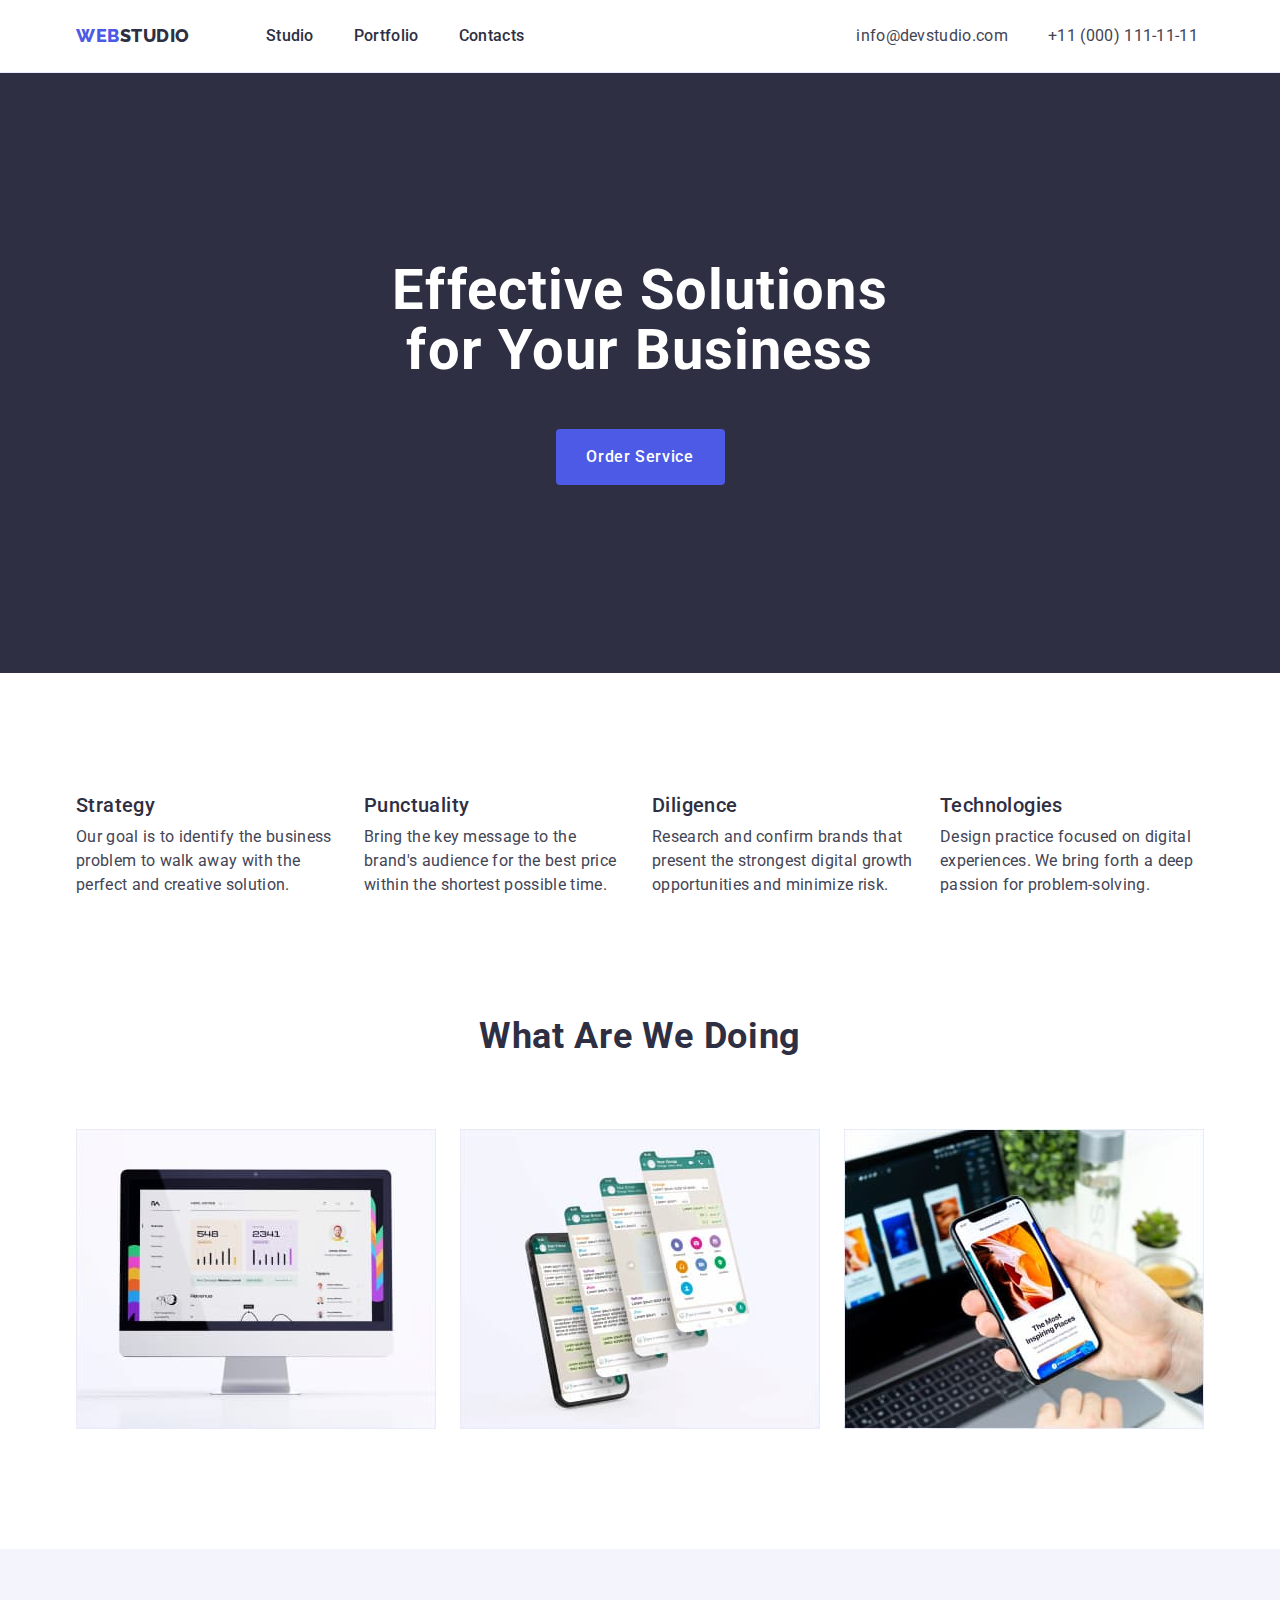
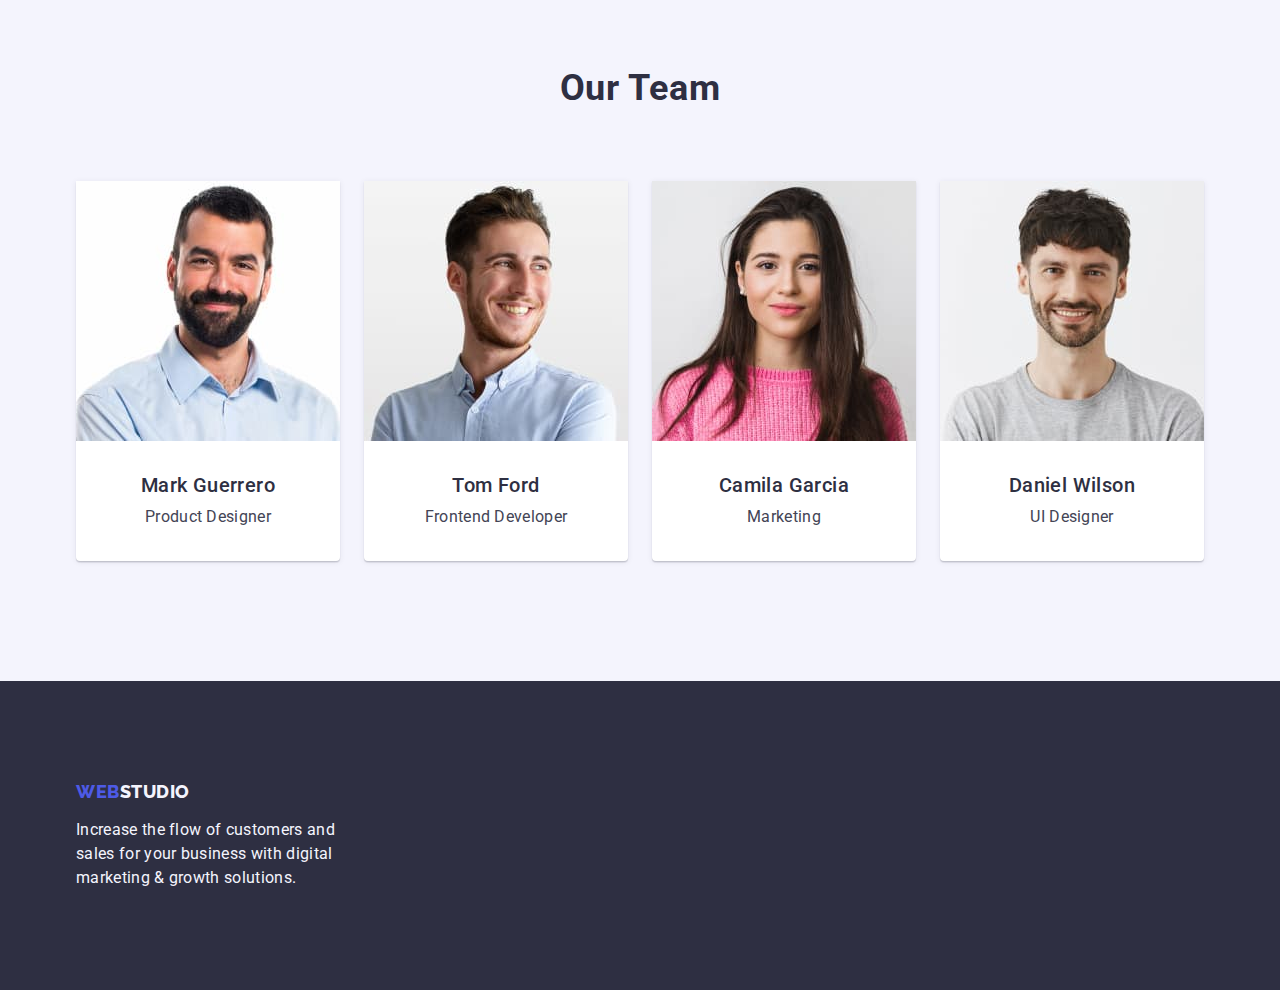
<file: index.html>
<!DOCTYPE html>
<html lang="en">
<head>
    <meta charset="UTF-8">
    <meta name="viewport" content="width=device-width, initial-scale=1.0">
    <title>Homework3</title>

    <link rel="stylesheet" href="https://cdnjs.cloudflare.com/ajax/libs/modern-normalize/1.0.0/modern-normalize.min.css" />

    <link rel="stylesheet" href="./css/styles.css">

    <link rel="preconnect" href="https://fonts.googleapis.com">
    <link rel="preconnect" href="https://fonts.gstatic.com" crossorigin>
    <link
        href="https://fonts.googleapis.com/css2?family=Montserrat:wght@400;700&family=Raleway:wght@800&family=Roboto:wght@400;500;700;900&display=swap"
        rel="stylesheet">

    
</head>
<body>

    <header class="header">
        
    <div class="container header-menu">

        <nav class="header-nav">
<!-- LOGO -->
        <a class="logo link" href="./index.html">Web<span class="logo-text-studio">Studio</span></a>
        
        
     <ul class="list-menu">
    <li><a class= "nav-link link" href="./index.html">Studio</a></li>
    <li><a class= "nav-link link" href="./portfolio.html">Portfolio</a></li>
    <li><a class= "nav-link link" href="">Contacts</a></li>
    </ul>
        </nav>

        <address class="address">  

      <ul class="list-address">
        <li><a class="contact-link link" href="mailto:info@devstudio.com">info@devstudio.com</a></li>
        <li><a class="contact-link link" href="tel:+110001111111">+11 (000) 111-11-11</a></li>
</ul>

</address>
</div>
    </header>

    <main>
        <!-- Section 1 -->
    <section class="main-section section">
    
    <div class="container hero">

        <h1 class="main-header">Effective Solutions for Your Business</h1>

        <button class="order-service-button cursor" type="button">Order Service</button>
        
    </div>
    </section>

        <!-- Section 2 -->
        <section class="section">

            <div class="container">

            <h2 class="visually-hidden">Lorem ipsum dolor sit amet.</h2>
            
            <ul class="list-section-two">
                <li class="list-section-two-li">
                    <h3 class="third-headline">Strategy</h3>
                    <p class="description">Our goal is to identify the business problem to walk away with the perfect and creative solution.</p>
                </li>
                <li class="list-section-two-li">
                    <h3 class="third-headline">Punctuality</h3>
                    <p class="description">Bring the key message to the brand's audience for the best price within the shortest possible time.</p>
                </li>
                <li class="list-section-two-li">
                    <h3 class="third-headline">Diligence</h3>
                    <p class="description">Research and confirm brands that present the strongest digital growth opportunities and minimize risk.</p>
                </li>
                <li class="list-section-two-li">
                    <h3 class="third-headline">Technologies</h3>
                    <p class="description">Design practice focused on digital experiences. We bring forth a deep passion for problem-solving.</p>
                </li>
            </ul>
            </div>
        </section>

<!--What are we doing-->
<!-- Section 3 -->

        <section class="section section-three">
            
        <div class="container">

<h2 class="second-headline">What are we doing</h2>
<ul class="list-section-three">
    <li class="list-section-three-li"><img src="./images/main/What_are_we_doing/img1.jpg" alt="computer screen" width="360" height="300"></li>
    <li class="list-section-three-li"><img src="./images/main/What_are_we_doing/img2.jpg" alt="messenger on the phone" width="360" height="300"></li>
    <li class="list-section-three-li"><img src="./images/main/What_are_we_doing/img3.jpg" alt="celphone in hand" width="360" height="300"></li>
</ul>
</div>
        </section>

<!--Our Team-->
<!-- section 4 -->

        <section class="background-section section">
            <div class="container">

            <h2 class="second-headline">Our Team</h2>
        
        <ul class="list-team">

        <li class="background-list">
                
                <img src="./images/main/Our_Team/Mark_Guerrero.jpg" alt="man in blue shirt" width="264" height="260">

            <div class="team-name">
                <h3 class="third-headline">Mark Guerrero</h3>
                <p class="description job-position">Product Designer</p>
              </div>
                   </li>

        <li class="background-list">
                
                <img src="./images/main/Our_Team/Tom_Ford.jpg" alt="young man in blue shirt" width="264" height="260">

            <div class="team-name">
            <h3 class="third-headline">Tom Ford</h3>
            <p class="description job-position">Frontend Developer</p>
            </div>
                    </li>

        <li class="background-list">
                
            <img src="./images/main/Our_Team/Camila_Garcia.jpg" alt="woman in pink sweater" width="264" height="260">
            
            <div class="team-name">
            <h3 class="third-headline">Camila Garcia</h3>
            <p class="description job-position">Marketing</p>
             </div>
                    </li>

        <li class="background-list">
                
            <img src="./images/main/Our_Team/Daniel_Wilson.jpg" alt="man in grey tshirt" width="264" height="260">

            <div class="team-name">
            <h3 class="third-headline">Daniel Wilson</h3>
            <p class="description job-position">UI Designer</p>
            </div>
                    </li>
        </ul>

        </div>
        </section>

    </main>

    <footer class="footer_background">
        <div class="container">

        <!-- LOGO -->
        <a class="logo link logo-footer" href="./index.html">Web<span class="logo-textfooter-studio">Studio</span></a>

        <p class="footer-text">Increase the flow of customers and sales for your business with digital marketing & growth solutions.</p>
        </div>
    </footer>
</body>
</html>
</file>
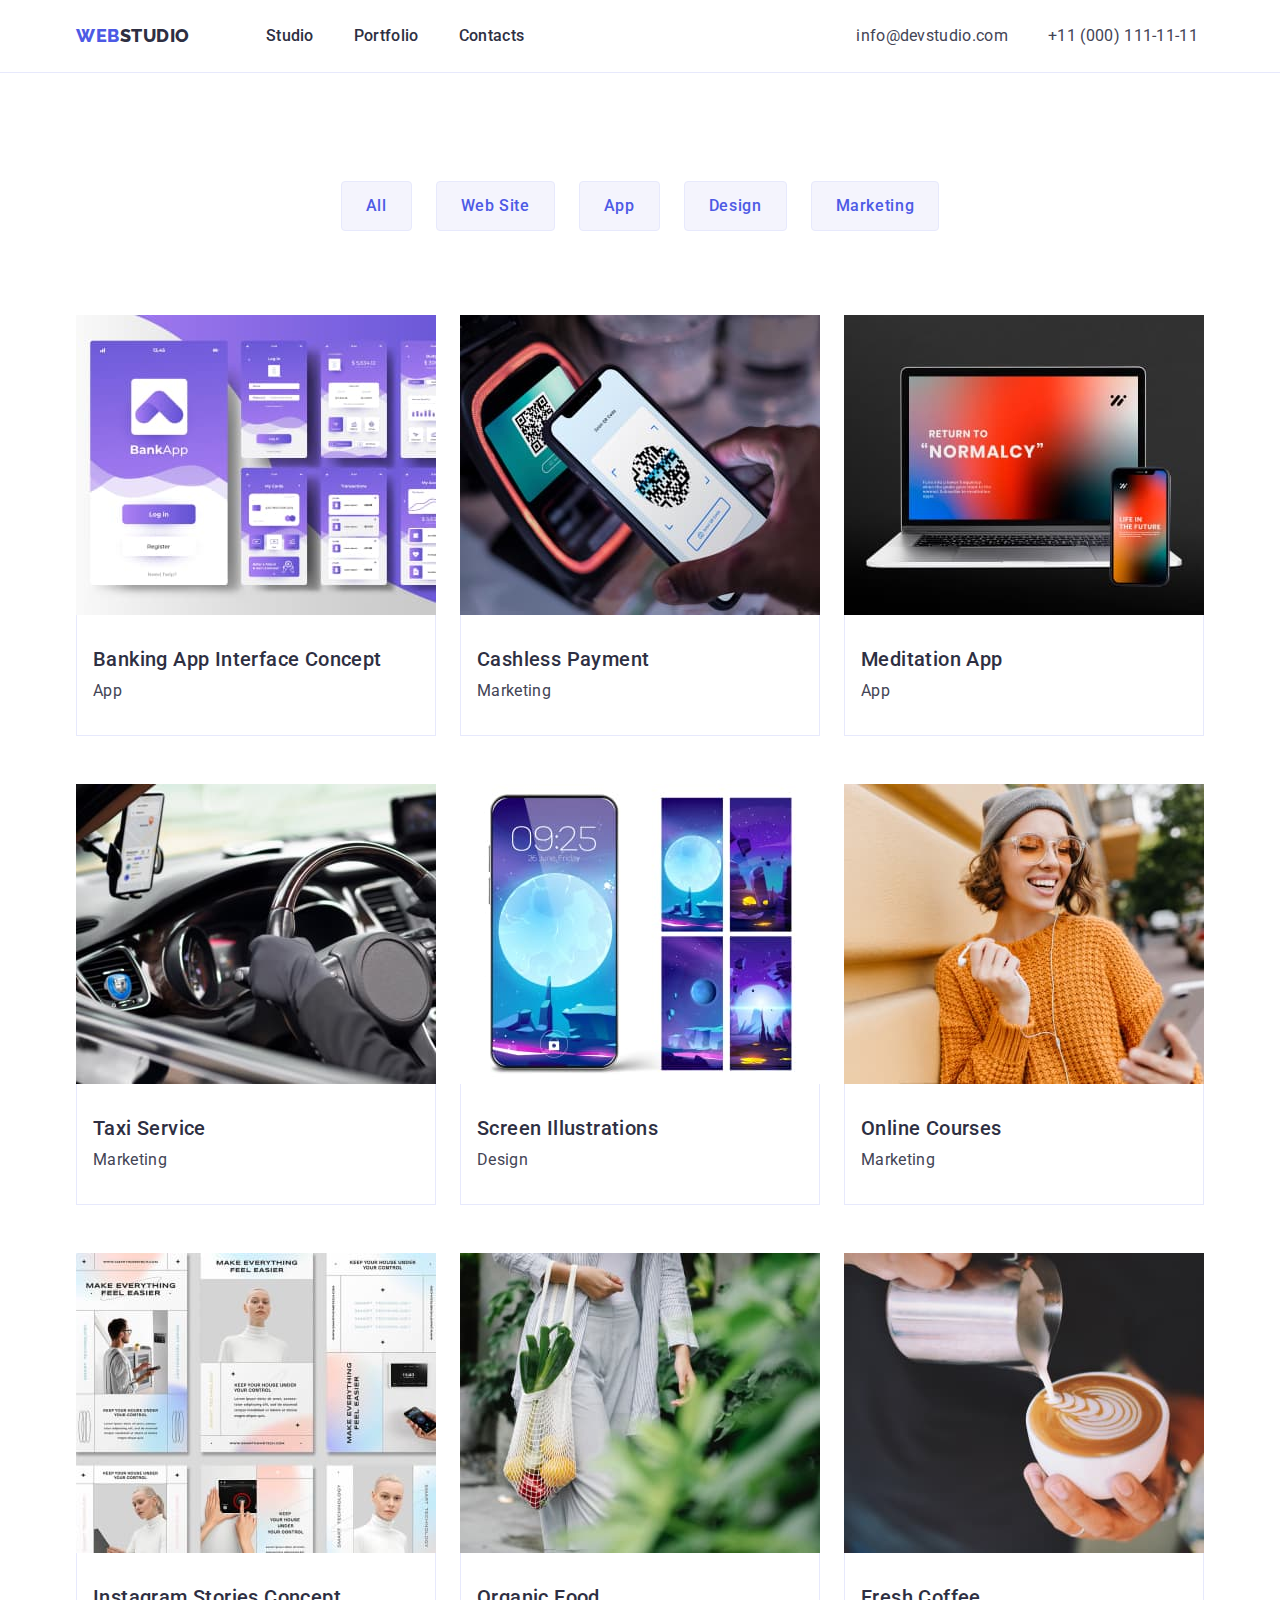
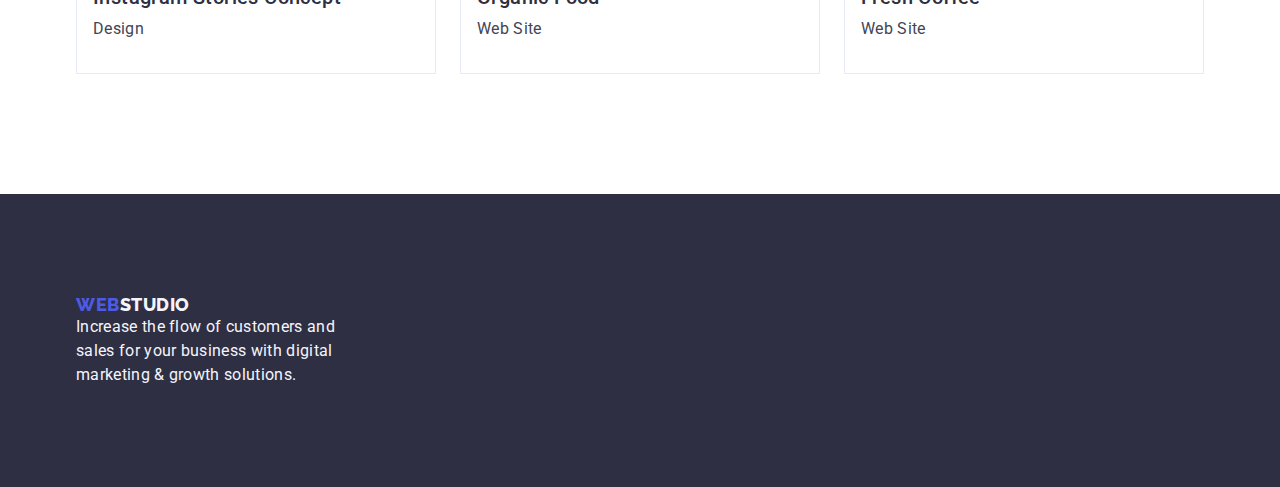
<file: portfolio.html>
<!DOCTYPE html>
<html lang="en">
<head>
    <meta charset="UTF-8">
    <meta name="viewport" content="width=device-width, initial-scale=1.0">
    <title>Homework3</title>

    <link rel="stylesheet" href="https://cdnjs.cloudflare.com/ajax/libs/modern-normalize/1.0.0/modern-normalize.min.css" />

    <link rel="stylesheet" href="./css/styles.css">

    <link rel="preconnect" href="https://fonts.googleapis.com">
    <link rel="preconnect" href="https://fonts.gstatic.com" crossorigin>
    <link
        href="https://fonts.googleapis.com/css2?family=Montserrat:wght@400;700&family=Raleway:wght@800&family=Roboto:wght@400;500;700;900&display=swap"
        rel="stylesheet">

     
</head>
<body>

        <header class="header">
        
            <div class="container header-menu">
        
                <nav class="header-nav">
                    <!-- LOGO -->
                    <a class="logo link" href="./index.html">Web<span class="logo-text-studio">Studio</span></a>
        
        
                    <ul class="list-menu">
                        <li><a class="nav-link link" href="./index.html">Studio</a></li>
                        <li><a class="nav-link link" href="./portfolio.html">Portfolio</a></li>
                        <li><a class="nav-link link" href="">Contacts</a></li>
                    </ul>
                </nav>
        
                <address class="address">
        
                    <ul class="list-address">
                        <li><a class="contact-link link" href="mailto:info@devstudio.com">info@devstudio.com</a></li>
                        <li><a class="contact-link link" href="tel:+110001111111">+11 (000) 111-11-11</a></li>
                    </ul>
        
                </address>
            </div>
        </header>

<main>
<section class="section portfolio-section">

    <div class="container">

<h1 class="visually-hidden">Lorem.</h1>

    <!-- BUTTONS LIST -->
    
    <ul class="list-button">

        <li><button class="cursor button-text" type="button">All</button></li>

        <li><button class="cursor button-text" type="button">Web Site</button></li>

        <li><button class="cursor button-text" type="button">App</button></li>

        <li><button class="cursor button-text" type="button">Design</button></li>

        <li><button class="cursor button-text" type="button">Marketing</button></li>
    </ul>
  
 

    <!-- PROJECTS LIST -->

    

  
<ul class="list-portfolio">

    <li class="list-portfolio-li">
       <a class="link" href="">
       <img src="./images/portfolio/banking_app.jpg" alt="diferent banking pages" width="360" height="300">
        
       <div class="projects">
        <h2 class="project-name">Banking App Interface Concept</h2>
        <p class="description">App</p>
        </div>
        
    </a>
    </li>

    <li class="list-portfolio-li">
        <a class="link" href="">
        <img src="./images/portfolio/cashless_payment.jpg" alt="celphone and terminal" width="360" height="300">
        
        <div class="projects">
        <h2 class="project-name">Cashless Payment</h2>
        <p class="description">Marketing</p>
        </div>

        </a>
    </li>

    <li class="list-portfolio-li">
        <a class="link" href="">
        <img src="./images/portfolio/meditation_app.jpg" alt="meditation app in laptop and celphone" width="360" height="300">
        <div class="projects">
        <h2 class="project-name">Meditation App</h2>
        <p class="description">App</p>
        </div>
        </a>
    </li>

    <li class="list-portfolio-li">
                <a class="link" href="">
                <img src="./images/portfolio/taxi_service.jpg" alt="taxi inside" width="360" height="300">
                
                <div class="projects">
                <h2 class="project-name">Taxi Service</h2>
                <p class="description">Marketing</p>
                </div>

                </a>
            </li>

    <li class="list-portfolio-li">
                <a class="link" href="">
                <img src="./images/portfolio/screen_ilustrations.jpg" alt="graphics on celphones" width="360" height="300">

               <div class="projects">
               <h2 class="project-name">Screen Illustrations</h2>
                <p class="description">Design</p>
                </div>

                </a>
            </li>

    <li class="list-portfolio-li">
                <a class="link" href="">
                <img src="./images/portfolio/online_courses.jpg" alt="young woman in orange sweater" width="360"
                    height="300">

               <div class="projects"> 
               <h2 class="project-name">Online Courses</h2>
                <p class="description">Marketing</p>
                </div>

                </a>
            </li>
   
    <li class="list-portfolio-li">
                <a class="link" href="">
                <img src="./images/portfolio/instagram_stories.jpg" alt="diferent celphones with instagram Stories" width="360" height="300">
                
                <div class="projects">
                <h2 class="project-name">Instagram Stories Concept</h2>
                <p class="description">Design</p>
                </div>

                </a>
            </li>

    <li class="list-portfolio-li">
                <a class="link" href="">
                <img src="./images/portfolio/organic_food.jpg" alt="a woman with shopping net" width="360" height="300">

                <div class="projects">
                <h2 class="project-name">Organic Food</h2>
                <p class="description">Web Site</p>
                </div>

                </a>
            </li>

    <li class="list-portfolio-li">
                <a class="link" href="">
                <img src="./images/portfolio/fresh_coffee.jpg" alt="a cup of Coffee with milk" width="360"
                    height="300">
                
                    <div class="projects">
                    <h2 class="project-name">Fresh Coffee</h2>
                    <p class="description">Web Site</p>
                    </div>
                </a>
            </li>

        </ul>
        </div>
    </section>
</main>

<footer class="footer_background">

    <!-- LOGO -->
    <div class="container">
    <a class="logo link" href="./index.html">Web<span class="logo-textfooter-studio">Studio</span></a>
    
    <p class="footer-text">Increase the flow of customers and sales for your business with digital marketing & growth solutions.</p>
    </div>
</footer>

</body>
</html>
</file>
<file: css/styles.css>
body {
    font-family: Roboto, sans-serif;
    color: #434455;
    background-color: #FFFFFF;
}

* {
    box-sizing: border-box;
    margin: 0;
    padding: 0;
}

:root {
    --iris-color: #4d5ae5;
    --ocean-color: #404BBF;
    --navyblue-color: #2E2F42;
    --green-color: #31D0AA;
    --slate-color: #434455;
    --lightslate-color: #8E8F99;
    --cornflower-color: #E7E9FC;
    --cloud-color: #F4F4FD;
    --navybluemodal-color: #2E2F4266;
    --grey-color: #2E2F42B2;
    --white-color: #FFFFFF;
    --dairy-color: #FCFCFC;
}

img {
    display: block;
    max-width: 100%; 
    height: auto;
}

ul {
    margin: 0;
    padding-left: 0;
    list-style: none;
}

.section {
    padding: 120px 0;
}

.container {
    width: 1158px;
    margin: 0 auto;
    padding-left: 15px;
    padding-right: 15px;
}

.header {
    border-bottom: 1px solid var(--cornflower-color);
   
}

.header-menu {
    display: flex;
    padding-top: 24px;
    padding-bottom: 24px;
}

.header-nav {
    display: flex;
    align-items: center;
}

.logo {
    font-family: Raleway, sans-serif;
    font-weight: 800;
    font-size: 18px;
    line-height: 1.17;
    letter-spacing: 0.03em;
    text-transform: uppercase;
    color: var(--iris-color);
    margin-right: 76px;
    display: inline-block;
}

.link {
    text-decoration: none;
}

.logo-footer {
    display: inline-block;
    margin-bottom: 16px;
}


.logo-text-studio {
    color: var(--navyblue-color);
}

.logo-textfooter-studio {
    color: var(--cloud-color);
}

.contact-link {
    color: var(--slate-color);
    font-family: Roboto;
    font-size: 16px;
    font-style: normal;
    font-weight: 400;
    line-height: 1.5;
    letter-spacing: 0.02em;
    padding: 24px 0;
}

.contact-link:hover {
    color: var(--ocean-color);
}

.contact-link:focus {
    color: var(--ocean-color);

}

.nav-link {
    font-family: Roboto, sans-serif;
    font-size: 16px;
    font-style: normal;
    font-weight: 500;
    line-height: 1.5;
    letter-spacing: 0.02em;
    color: var(--navyblue-color);
    padding: 24px 0;
}

.nav-link:hover {
    color: var(--ocean-color);
}

.nav-link:focus {
    color: var(--ocean-color);
}

.address {
    font-style: normal;
}


.list-menu {
    display: flex;
    gap: 40px;   
}

.list-address {
    display: flex;
    gap: 40px;
    margin-left: 332px;
}

.list-section-two {
    display: flex;
    gap: 24px;

}

.list-section-two-li {
    width: calc((100% - 72px) / 4);
}

.list-section-three {   
    display: flex;
    gap: 24px;
}

.list-section-three-li {
    width: calc((100% - 48px) / 3);
}
.list-button {  
    display: flex;
    gap: 24px;
    padding: 12px 24px;
    justify-content: center;
    align-items: center;
    margin-bottom: 72px
}

.list-portfolio {
    
    display: flex;
    gap: 24px;
    flex-wrap: wrap;
    row-gap: 48px;
    
}

.projects {
    padding: 32px 16px;
    border: 1px solid var(--cornflower-color);
    border-top: none;
}

.list-portfolio-li {
    flex-basis: calc((100% - 48px) / 3);
}

.list-team {
    display: flex;
    gap: 24px;
       
}

.main-section {
    background-color: var(--navyblue-color);
    padding: 188px 0;
}

.background-section {
    background-color: var(--cloud-color);
}

.background-list {
    background-color: var(--white-color);
    width: calc((100% - 72px) / 4);
    border-radius: 0px 0px 4px 4px;
    list-style: none;
    border-radius: 0px 0px 4px 4px;
    box-shadow: 0px 2px 1px 0px rgba(46, 47, 66, 0.08), 0px 1px 1px 0px rgba(46, 47, 66, 0.16), 0px 1px 6px 0px rgba(46, 47, 66, 0.08);
}

.team-name {
    padding: 32px 0px;
    text-align: center;
}

.main-header {
    font-family: Roboto;
    font-size: 56px;
    font-style: normal;
    font-weight: 700;
    color: var(--white-color);
    line-height: 1.07;
    text-align: center;
    letter-spacing: 0.02em;
    max-width: 496px;
    margin: 0 auto;
    margin-bottom: 48px;  
}

.hero {
    display: box;
    align-items: center;
}

.order-service-button {
    color: var(--white-color);
    font-family: Roboto, sans-serif;
    font-size: 16px;
    font-style: normal;
    font-weight: 500;
    background-color: var(--iris-color);
    line-height: 1.5;
    letter-spacing: 0.04em;
    display: block;
    min-width: 169px;
    height: 56px;
    border: none;
    border-radius: 4px;
    margin: 0 auto;
}

.order-service-button:hover {
    background-color: var(--ocean-color);
}

.order-service-button:focus {
    background-color: var(--ocean-color);
}

.second-headline {
    font-family: Roboto;
    font-size: 36px;
    font-style: normal;
    font-weight: 700;
    line-height: 1.11;
    text-align: center;
    letter-spacing: 0.02em;
    text-transform: capitalize;
    color: var(--navyblue-color);
    margin-bottom: 72px;
    
}

.section-three {
padding-top: 0;
}

.third-headline {
    font-family: Roboto;
    font-size: 20px;
    font-style: normal;
    font-weight: 500;
    color: var(--navyblue-color);
    line-height: 1.2;
    letter-spacing: 0.02em;
    margin-bottom: 8px;
    
}

.cursor {
    cursor: pointer;
}

.button-text {
    color: var(--iris-color);
    font-family: Roboto, sans-serif;
    font-size: 16px;
    font-style: normal;
    font-weight: 500;
    line-height: 1.5;
    letter-spacing: 0.04em;
    background-color: var(--cloud-color);
    padding: 12px 24px;
    border: 1px solid var(--cornflower-color);
    border-radius: 4px;
}

.button-text:hover {
    color: var(--white-color);
    background-color: var(--ocean-color);
    border: 1px solid transparent;
}

.button-text:focus {
    color: var(--white-color);
    background-color: var(--ocean-color);
    border: 1px solid transparent;
}

.project-name {
    font-family: Roboto, sans-serif;
    font-size: 20px;
    font-style: normal;
    font-weight: 500;
    line-height: 1.2;
    letter-spacing: 0.02em;
    color: var(--navyblue-color);
    margin-bottom: 8px;
}

.description {
    color: var(--slate-color);
    font-family: Roboto;
    font-size: 16px;
    font-style: normal;
    font-weight: 400;
    line-height: 1.5;
    letter-spacing: 0.02em;
}

.job-position {
    text-align: center;
}

.footer-text {
    color: var(--cloud-color);
    font-family: Roboto;
    font-size: 16px;
    font-style: normal;
    font-weight: 400;
    line-height: 1.5;
    letter-spacing: 0.02em;
    margin-right: 76px;
    width: max(264px);
    
}

.footer_background {
    background-color: var(--navyblue-color);
    padding: 100px 0;
    

    
}

.visually-hidden {
        position: absolute;
        width: 1px;
        height: 1px;
        margin: -1px;
        border: 0;
        padding: 0;
        white-space: nowrap;
        clip-path: inset(100%);
        clip: rect(0 0 0 0);
        overflow: hidden;
    }

.portfolio-section {
    padding: 96px 0 120px 0
}
</file>
